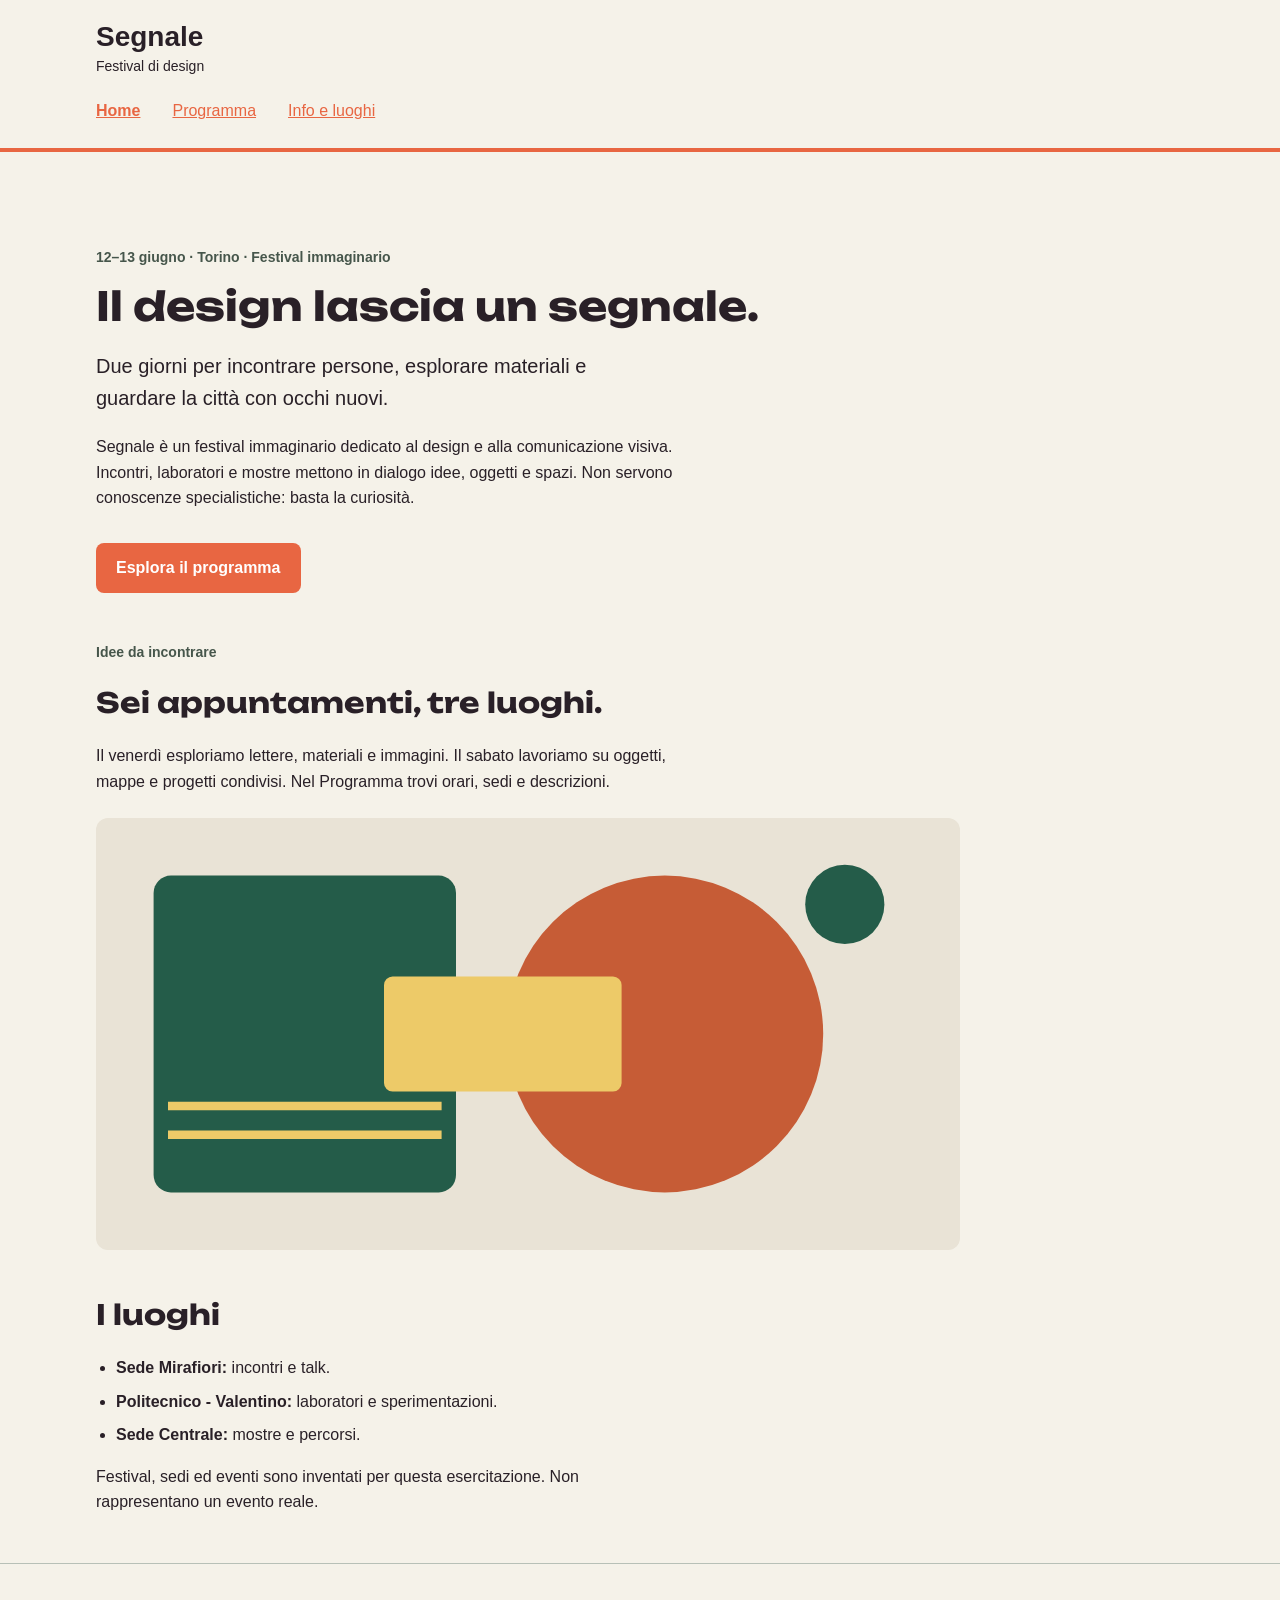
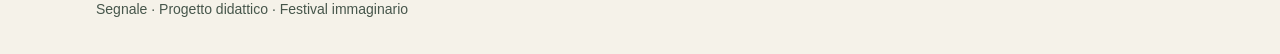
<file: index.html>
<!doctype html>
<html lang="it">
<head>
  <meta charset="utf-8">
  <meta name="viewport" content="width=device-width, initial-scale=1">
  <title>Segnale — Festival di design</title>
  <link rel="stylesheet" href="style.css">
  <link rel="stylesheet"
  href="https://fonts.googleapis.com/css?family=Unbounded">
</head>
<body>
  <a class="skip-link" href="#contenuto">Vai al contenuto</a>
  <header class="site-header">
    <div class="container">
      <a class="brand" href="index.html">Segnale<span>Festival di design</span></a>
      <nav aria-label="Navigazione principale">
        <a href="index.html" aria-current="page">Home</a>
        <!-- Da completare: collegare questa voce alla pagina Programma. -->
        <a href="programma.html">Programma</a>
        <a href="info.html">Info e luoghi</a>
      </nav>
    </div>
  </header>

  <main id="contenuto" class="container">
    <section class="intro" aria-labelledby="titolo-home">
      <p class="eyebrow">12–13 giugno · Torino · Festival immaginario</p>
      <h1 id="titolo-home">Il design lascia un segnale.</h1>
      <p class="lead">Due giorni per incontrare persone, esplorare materiali e guardare la città con occhi nuovi.</p>
      <p class="reading-text">Segnale è un festival immaginario dedicato al design e alla comunicazione visiva. Incontri, laboratori e mostre mettono in dialogo idee, oggetti e spazi. Non servono conoscenze specialistiche: basta la curiosità.</p>
      <!-- Da completare: anche questo collegamento deve aprire il Programma. -->
      <a class="button-link" href="programma.html">Esplora il programma</a>
    </section>

    <section class="content-section" aria-labelledby="titolo-festival">
      <p class="eyebrow">Idee da incontrare</p>
      <h2 id="titolo-festival">Sei appuntamenti, tre luoghi.</h2>
      <p class="reading-text">Il venerdì esploriamo lettere, materiali e immagini. Il sabato lavoriamo su oggetti, mappe e progetti condivisi. Nel Programma trovi orari, sedi e descrizioni.</p>
      <img class="festival-image" src="assets/festival.svg" alt="Composizione geometrica di cerchi e rettangoli nei colori del festival" width="1200" height="600">
    </section>

    <section class="content-section" aria-labelledby="titolo-luoghi">
      <h2 id="titolo-luoghi">I luoghi</h2>
      <ul class="venues">
        <li><strong>Sede Mirafiori:</strong> incontri e talk.</li>
        <li><strong>Politecnico - Valentino:</strong> laboratori e sperimentazioni.</li>
        <li><strong>Sede Centrale:</strong> mostre e percorsi.</li>
      </ul>
      <p class="reading-text">Festival, sedi ed eventi sono inventati per questa esercitazione. Non rappresentano un evento reale.</p>
    </section>
  </main>

  <footer class="site-footer"><div class="container"><p>Segnale · Progetto didattico · Festival immaginario</p></div></footer>
</body>
</html>
</file>
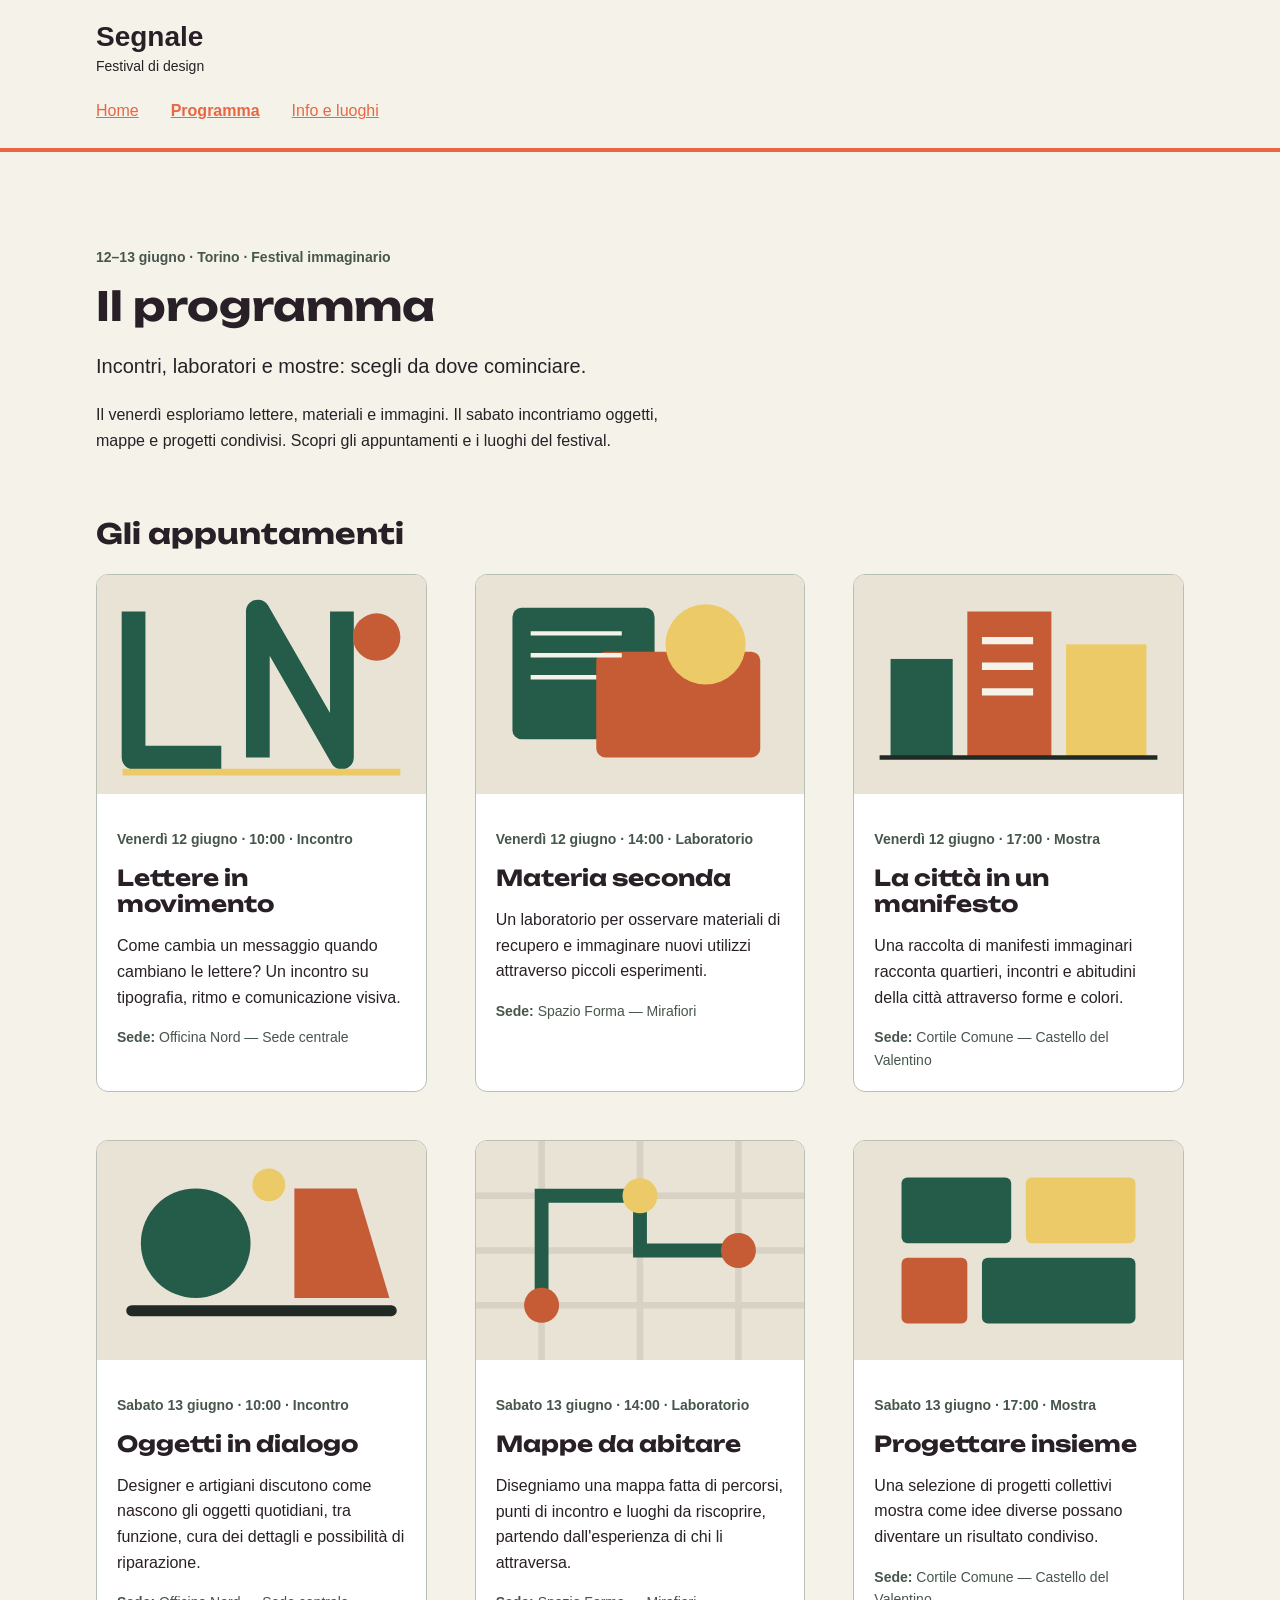
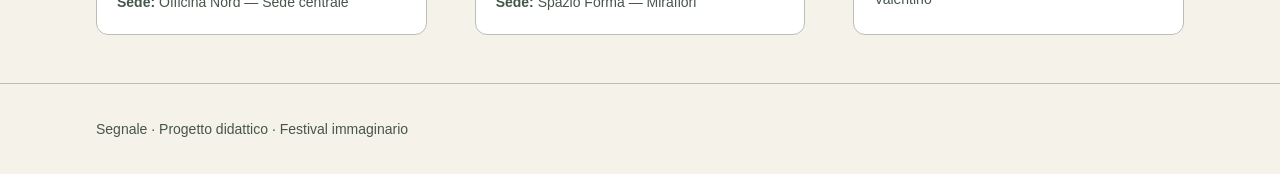
<file: programma.html>
<!doctype html>
<html lang="it">
<head>
  <meta charset="utf-8">
  <meta name="viewport" content="width=device-width, initial-scale=1">
  <title>Programma — Segnale</title>
  <link rel="stylesheet" href="style.css">
  <link rel="stylesheet"
  href="https://fonts.googleapis.com/css?family=Unbounded">
</head>
<body>
  <a class="skip-link" href="#contenuto">Vai al contenuto</a>
  <header class="site-header">
    <div class="container">
      <a class="brand" href="index.html">Segnale<span>Festival di design</span></a>
      <nav aria-label="Navigazione principale">
        <!-- Da completare: collegare questa voce alla Home. -->
        <a href="index.html">Home</a>
        <a href="programma.html" aria-current="page">Programma</a>
        <a href="info.html">Info e luoghi</a>
      </nav>
    </div>
  </header>

  <main id="contenuto" class="container">
    <section class="intro" aria-labelledby="titolo-programma">
      <p class="eyebrow">12–13 giugno · Torino · Festival immaginario</p>
      <h1 id="titolo-programma">Il programma</h1>
      <p class="lead">Incontri, laboratori e mostre: scegli da dove cominciare.</p>
      <p class="reading-text">Il venerdì esploriamo lettere, materiali e immagini. Il sabato incontriamo oggetti, mappe e progetti condivisi. Scopri gli appuntamenti e i luoghi del festival.</p>
    </section>

    <section class="content-section" aria-labelledby="titolo-eventi">
      <h2 id="titolo-eventi">Gli appuntamenti</h2>
      <div class="event-grid" id="event-grid" aria-live="polite"></div>
    </section>
  </main>

  <footer class="site-footer"><div class="container"><p>Segnale · Progetto didattico · Festival immaginario</p></div></footer>
  <script src="programma.js" defer></script>
</body>
</html>
</file>
<file: style.css>
/* Stile iniziale: tipografia, colori e variabili CSS sono già predisposti.
   Lavoreremo su collegamenti, CSS condiviso e disposizione delle schede. */

/* Scelte comuni: ogni regola usa var() per richiamarne il valore. */
:root {
  --colore-primario: #E86642;
  --colore-primario-scuro: #9C23A7;
  --colore-sfondo: #f5f2e9;
  --colore-testo: #292027;
  --font-testo: Zain, "Aptos", sans-serif;
  --font-titoli: Unbounded, "Poppins", serif;
}

* {
  box-sizing: border-box;
}

body {
  margin: 0;
  background: var(--colore-sfondo);
  color: var(--colore-testo);
  font-family: var(--font-testo);
  font-size: 1rem;
  line-height: 1.6;
}

a {
  color: var(--colore-primario);
}

a:hover {
  text-decoration-thickness: 3px;
}

a:focus-visible {
  outline: 3px solid var(--colore-testo);
  outline-offset: 4px;
}

.container {
  width: 92%;
  max-width: 68rem;
  margin: 0 auto;
}

.site-header {
  position: sticky;
  top: 0;
  z-index: 1000;
  background: var(--colore-sfondo);
  padding: 1.25rem 0;
  border-bottom: 4px solid var(--colore-primario);
}

.brand {
  display: inline-block;
  color: var(--colore-testo);
  font-size: 1.75rem;
  font-weight: bold;
  line-height: 1.2;
  text-decoration: none;
}

.brand span {
  display: block;
  margin-top: 0.25rem;
  font-size: 0.875rem;
  font-weight: normal;
}

nav {
  display: flex;
  flex-direction: column;
  align-items: flex-start;
  gap: 0.25rem;
  margin-top: 1rem;
}

nav a {
  display: inline-block;
  margin-right: 1rem;
  padding: 0.25rem 0;
}

nav a[aria-current="page"] {
  font-weight: bold;
}

@media (min-width: 600px) {
  nav {
    flex-direction: row;
    flex-wrap: wrap;
    gap: 0 1rem;
  }
}

.intro {
  padding: 5rem 0 1rem;
}

.eyebrow,
.event-meta {
  color: #46564b;
  font-size: 0.875rem;
  font-weight: bold;
}

h1,
h2,
h3 {
  font-family: var(--font-titoli);
  line-height: 1.2;
}

h1 {
  max-width: 18ch;
  margin: 0.75rem 0 1.25rem;
  font-size: 2.5rem;
}

h2 {
  font-size: 1.75rem;
}

h3 {
  margin: 0.5rem 0 0.75rem;
  font-size: 1.375rem;
}

.lead {
  max-width: 48ch;
  font-size: 1.25rem;
}

.reading-text {
  max-width: 65ch;
}

.button-link {
  display: inline-block;
  margin-top: 1rem;
  padding: 0.75rem 1.25rem;
  border-radius: 0.5rem;
  background: var(--colore-primario);
  color: #ffffff;
  font-weight: bold;
  text-decoration: none;
}

.button-link:hover {
  background: var(--colore-primario-scuro);
}

.content-section {
  margin: 2rem 0 3rem;
}

.festival-image {
  display: block;
  width: 100%;
  max-width: 54rem;
  height: auto;
  margin-top: 1.5rem;
  border-radius: 0.75rem;
}

.venues {
  padding-left: 1.25rem;
}

.venues li {
  margin-bottom: 0.5rem;
}

/* Qui inseriremo la regola .event-grid durante la demo. */
.event-grid {
  display: grid;
  grid-template-columns: minmax(0, 1fr);
  gap: 3rem;
}

.event-card {
  min-width: 0;
  overflow: hidden;
  border: 1px solid #b7c0b7;
  border-radius: 0.75rem;
  background: #ffffff;
}

.event-card img {
  display: block;
  width: 100%;
  height: auto;
}

.event-body {
  min-width:0;
  padding: 1.25rem;
  overflow-wrap: anywhere;
}

.event-body p:last-child {
  margin-bottom: 0;
}

.event-place {
  color: #46564b;
  font-size: 0.875rem;
}

.site-footer {
  padding: 1.25rem 0;
  border-top: 1px solid #b7c0b7;
  color: #46564b;
  font-size: 0.875rem;
}

.skip-link {
  position: absolute;
  top: -6rem;
  left: 1rem;
  padding: 0.75rem 1rem;
  background: #ffffff;
  color: var(--colore-testo);
}

.skip-link:focus {
  top: 1rem;
}

/* Qui aggiungeremo la media query durante la demo. */
@media (min-width: 600px) {
  .event-grid {
    grid-template-columns: repeat(2, minmax(0, 1fr));
  }
}

@media (min-width: 1024px) {
  .event-grid {
    grid-template-columns: repeat(3, minmax(0, 1fr));
  }
}

.luoghi-swiper {
  margin: 1.5rem 0 2rem;
  padding-bottom: 2.5rem;
}

.luoghi-swiper .swiper-slide {
  min-width: 0;
  overflow: hidden;
  border: 1px solid #b7c0b7;
  border-radius: 0.75rem;
  background: #ffffff;
}


.luoghi-swiper img {
  display: block;
  width: 100%;
  height: auto;
  aspect-ratio: 3 / 2;
  object-fit: cover;
}

.luoghi-swiper figcaption {
  padding: 1rem 1.25rem;
}

.luoghi-swiper figcaption h3 {
  margin-top: 0;
}

.luoghi-swiper figcaption p {
  margin-bottom: 0;
}

@media (max-width: 600px) {
  .mappa-wrapper {
    height: 22rem;
  }
}
</file>
